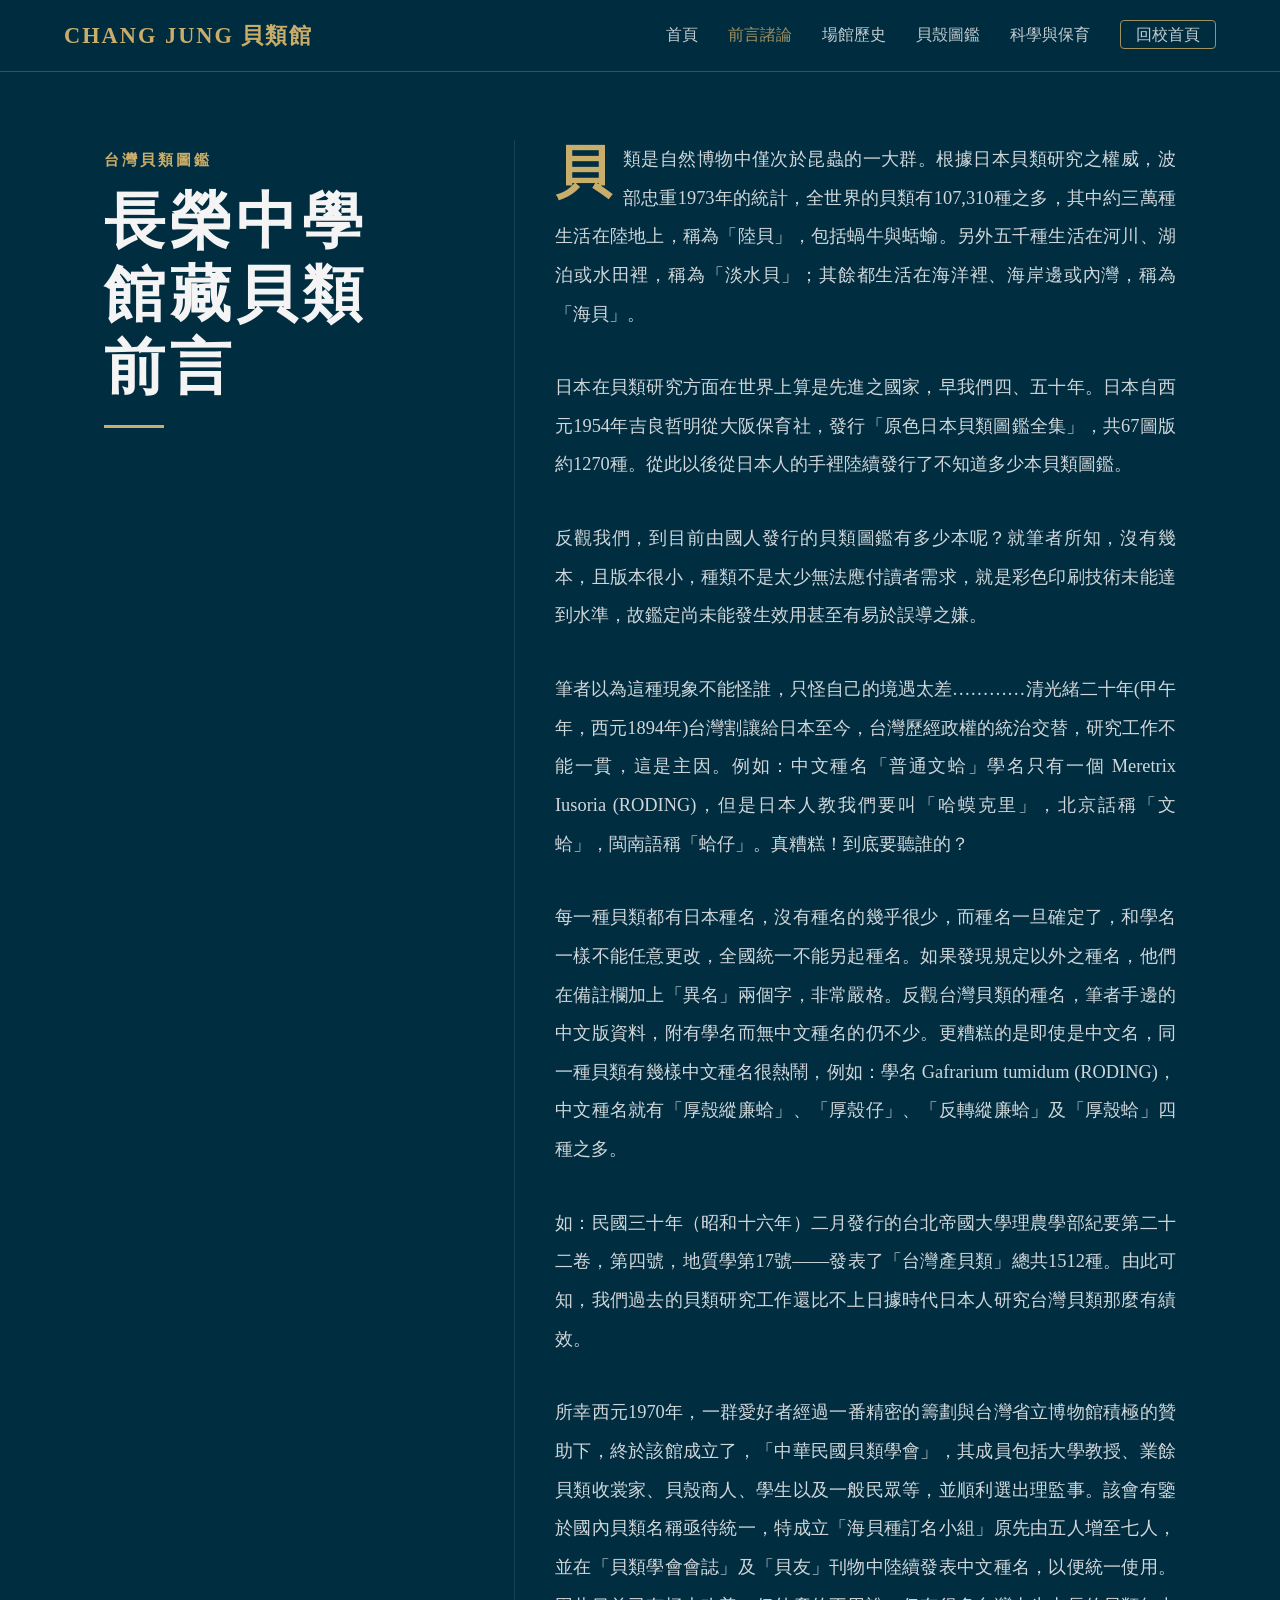
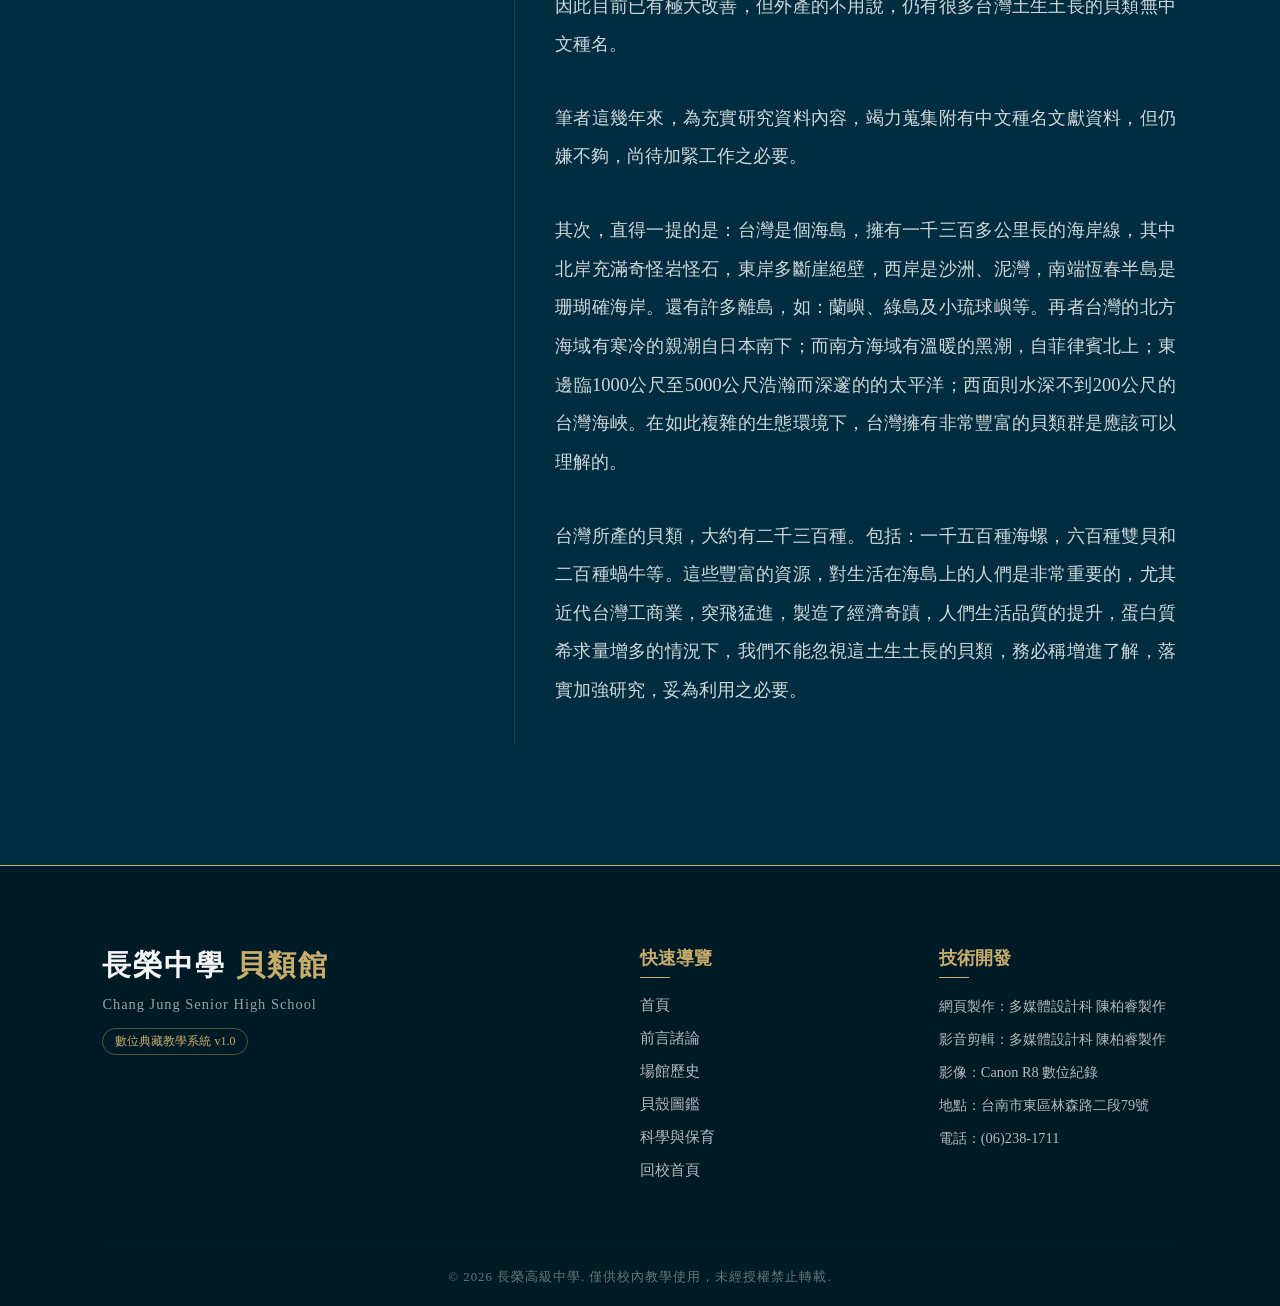
<file: about.html>
<!DOCTYPE html>
<html lang="zh-TW">
<head>
    <meta charset="UTF-8">
    <meta name="viewport" content="width=device-width, initial-scale=1.0">
    <title>前言諸論 | 長榮中學貝類館</title>
    <link rel="stylesheet" href="style.css">
    
    <style>
    </style>
</head>
<body>

    <nav>
        <a href="index.html" class="logo">CHANG JUNG 貝類館</a>
        <div class="hamburger">
            <span class="bar"></span>
            <span class="bar"></span>
            <span class="bar"></span>
        </div>
        <ul class="nav-links">
            <li><a href="index.html">首頁</a></li>
            <li><a href="about.html" style="color: var(--accent-gold);">前言諸論</a></li>
            <li><a href="history.html">場館歷史</a></li>
            <li><a href="gallery.html">貝殼圖鑑</a></li>
            <li><a href="science.html">科學與保育</a></li>
            <li><a href="https://www.cjshs.tn.edu.tw/" target="_blank" class="btn-school">回校首頁</a></li>
        </ul>
    </nav>

    <main class="editorial-container">
        
        <aside class="editorial-header">
            <p class="tagline">台灣貝類圖鑑</p>
            <h1>長榮中學<br>館藏貝類<br>前言</h1>
            <div class="divider"></div>
        </aside>
        
        <article class="editorial-content">
            <p>貝類是自然博物中僅次於昆蟲的一大群。根據日本貝類研究之權威，波部忠重1973年的統計，全世界的貝類有107,310種之多，其中約三萬種生活在陸地上，稱為「陸貝」，包括蝸牛與蛞蝓。另外五千種生活在河川、湖泊或水田裡，稱為「淡水貝」；其餘都生活在海洋裡、海岸邊或內灣，稱為「海貝」。</p>
            
            <p>日本在貝類研究方面在世界上算是先進之國家，早我們四、五十年。日本自西元1954年吉良哲明從大阪保育社，發行「原色日本貝類圖鑑全集」，共67圖版約1270種。從此以後從日本人的手裡陸續發行了不知道多少本貝類圖鑑。</p>
            
            <p>反觀我們，到目前由國人發行的貝類圖鑑有多少本呢？就筆者所知，沒有幾本，且版本很小，種類不是太少無法應付讀者需求，就是彩色印刷技術未能達到水準，故鑑定尚未能發生效用甚至有易於誤導之嫌。</p>
            
            <p>筆者以為這種現象不能怪誰，只怪自己的境遇太差…………清光緒二十年(甲午年，西元1894年)台灣割讓給日本至今，台灣歷經政權的統治交替，研究工作不能一貫，這是主因。例如：中文種名「普通文蛤」學名只有一個 Meretrix Iusoria (RODING)，但是日本人教我們要叫「哈蟆克里」，北京話稱「文蛤」，閩南語稱「蛤仔」。真糟糕！到底要聽誰的？</p>

            <p>每一種貝類都有日本種名，沒有種名的幾乎很少，而種名一旦確定了，和學名一樣不能任意更改，全國統一不能另起種名。如果發現規定以外之種名，他們在備註欄加上「異名」兩個字，非常嚴格。反觀台灣貝類的種名，筆者手邊的中文版資料，附有學名而無中文種名的仍不少。更糟糕的是即使是中文名，同一種貝類有幾樣中文種名很熱鬧，例如：學名 Gafrarium tumidum (RODING)，中文種名就有「厚殼縱廉蛤」、「厚殼仔」、「反轉縱廉蛤」及「厚殼蛤」四種之多。</p>

            <p>如：民國三十年（昭和十六年）二月發行的台北帝國大學理農學部紀要第二十二卷，第四號，地質學第17號——發表了「台灣產貝類」總共1512種。由此可知，我們過去的貝類研究工作還比不上日據時代日本人研究台灣貝類那麼有績效。</p>

            <p>所幸西元1970年，一群愛好者經過一番精密的籌劃與台灣省立博物館積極的贊助下，終於該館成立了，「中華民國貝類學會」，其成員包括大學教授、業餘貝類收裳家、貝殼商人、學生以及一般民眾等，並順利選出理監事。該會有鑒於國內貝類名稱亟待統一，特成立「海貝種訂名小組」原先由五人增至七人，並在「貝類學會會誌」及「貝友」刊物中陸續發表中文種名，以便統一使用。因此目前已有極大改善，但外產的不用說，仍有很多台灣土生土長的貝類無中文種名。</p>

            <p>筆者這幾年來，為充實研究資料內容，竭力蒐集附有中文種名文獻資料，但仍嫌不夠，尚待加緊工作之必要。</p>

            <p>其次，直得一提的是：台灣是個海島，擁有一千三百多公里長的海岸線，其中北岸充滿奇怪岩怪石，東岸多斷崖絕壁，西岸是沙洲、泥灣，南端恆春半島是珊瑚確海岸。還有許多離島，如：蘭嶼、綠島及小琉球嶼等。再者台灣的北方海域有寒冷的親潮自日本南下；而南方海域有溫暖的黑潮，自菲律賓北上；東邊臨1000公尺至5000公尺浩瀚而深邃的的太平洋；西面則水深不到200公尺的台灣海峽。在如此複雜的生態環境下，台灣擁有非常豐富的貝類群是應該可以理解的。</p>

            <p>台灣所產的貝類，大約有二千三百種。包括：一千五百種海螺，六百種雙貝和二百種蝸牛等。這些豐富的資源，對生活在海島上的人們是非常重要的，尤其近代台灣工商業，突飛猛進，製造了經濟奇蹟，人們生活品質的提升，蛋白質希求量增多的情況下，我們不能忽視這土生土長的貝類，務必稱增進了解，落實加強研究，妥為利用之必要。</p>
        </article>

    </main>

    <footer class="museum-footer">
        <div class="footer-inner">
            <div class="footer-brand">
                <h2 class="footer-logo">長榮中學 <span>貝類館</span></h2>
                <p class="school-name">Chang Jung Senior High School</p>
                <p class="archive-tag">數位典藏教學系統 v1.0</p>
            </div>
            <div class="footer-nav">
                <h3>快速導覽</h3>
                <ul>
                    <li><a href="index.html">首頁</a></li>
                    <li><a href="about.html">前言諸論</a></li>
                    <li><a href="history.html">場館歷史</a></li>
                    <li><a href="gallery.html">貝殼圖鑑</a></li>
                    <li><a href="science.html">科學與保育</a></li>
                    <li><a href="https://www.cjshs.tn.edu.tw/" target="_blank">回校首頁</a></li>
                </ul>
            </div>
            <div class="footer-credit">
                <h3>技術開發</h3>
                <p>網頁製作：多媒體設計科 陳柏睿製作</p>
                <p>影音剪輯：多媒體設計科 陳柏睿製作</p>
                <p>影像：Canon R8 數位紀錄</p>
                <p>地點：台南市東區林森路二段79號</p>
                <p>電話：(06)238-1711</p>
            </div>
        </div>
        <div class="footer-copy">
            <p>&copy; 2026 長榮高級中學. 僅供校內教學使用，未經授權禁止轉載.</p>
        </div>
    </footer>

    <script>
        const hamburger = document.querySelector(".hamburger");
        const navLinks = document.querySelector(".nav-links");
        hamburger.addEventListener("click", () => {
            navLinks.classList.toggle("nav-active");
            hamburger.classList.toggle("toggle");
        });
    </script>
</body>
</html>
</file>
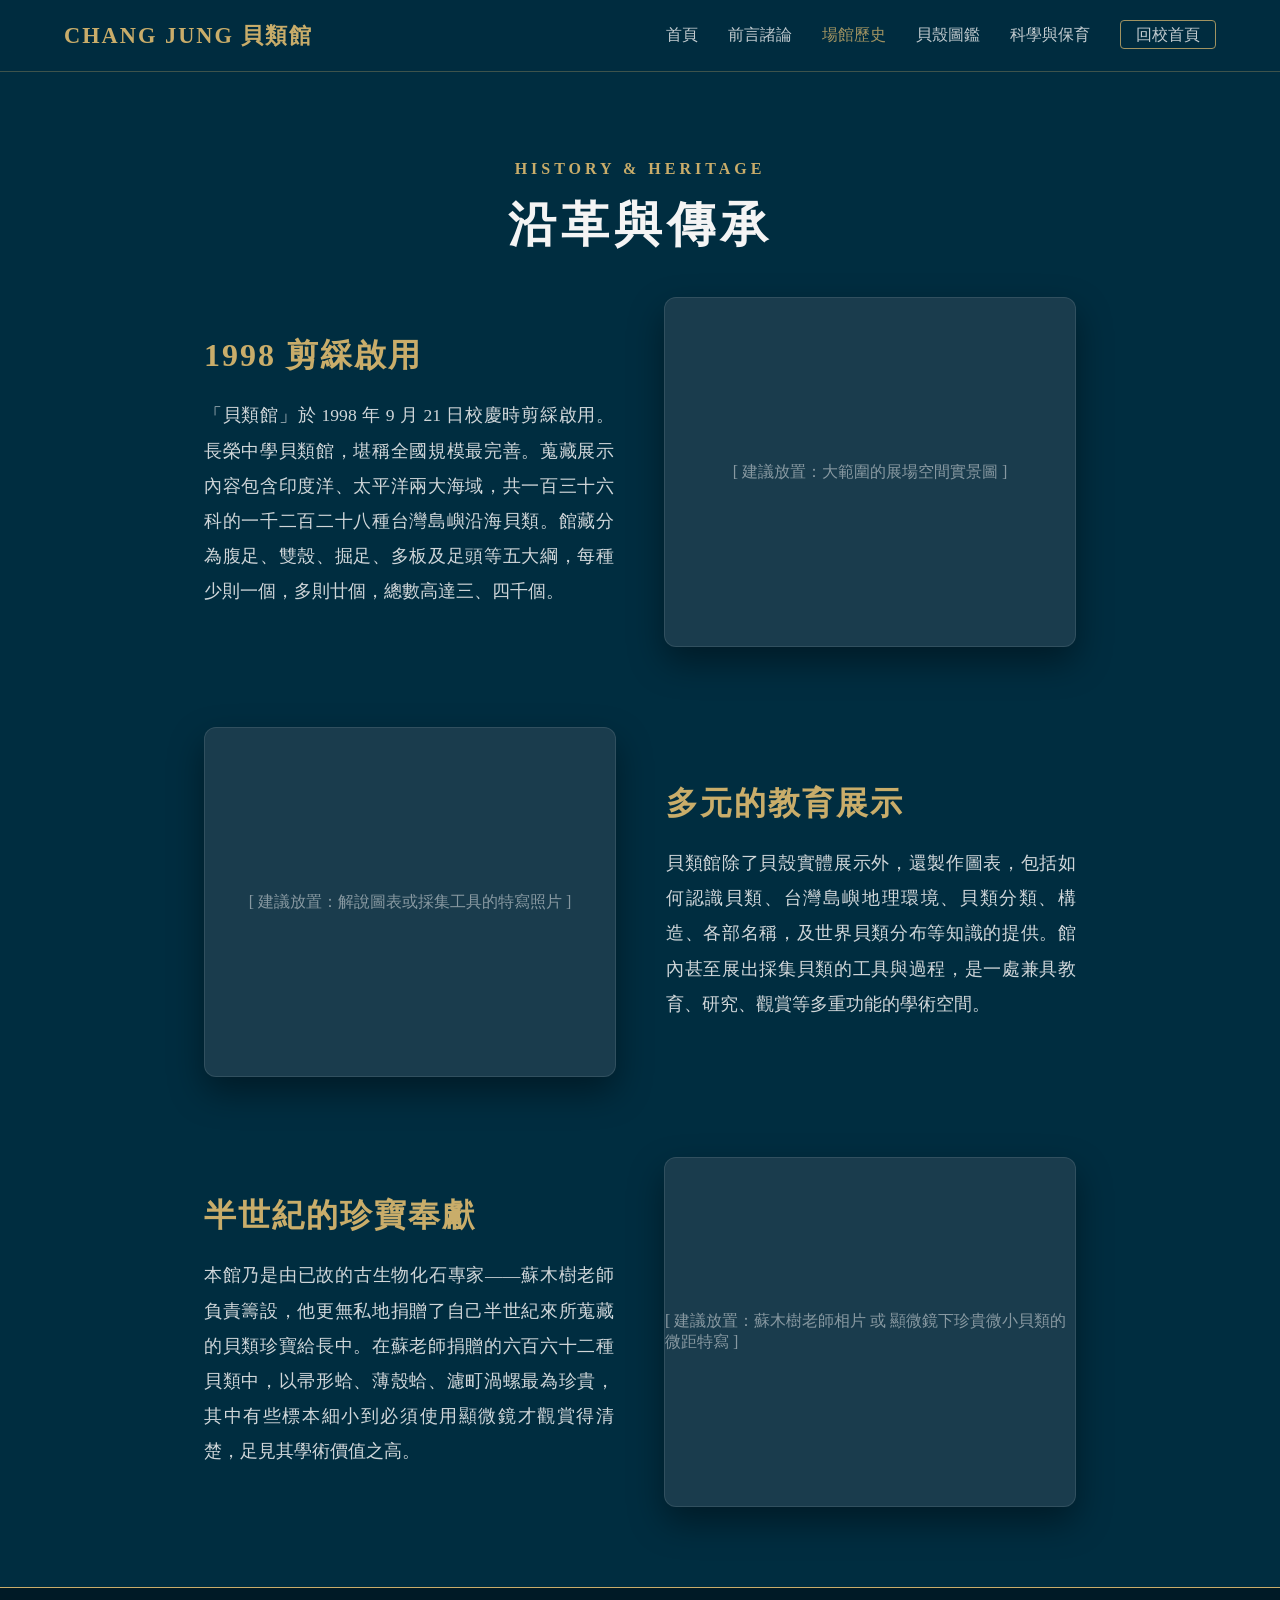
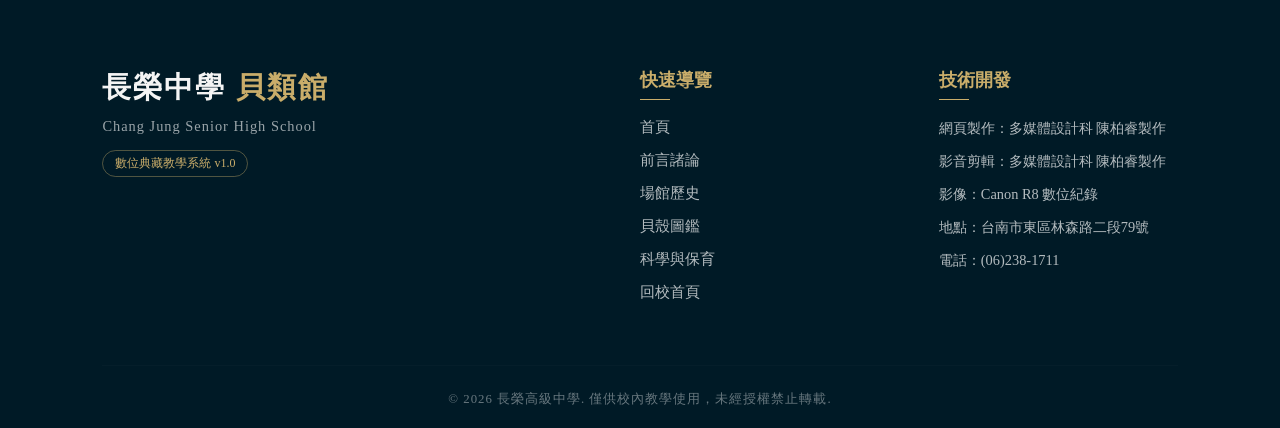
<file: history.html>
<!DOCTYPE html>
<html lang="zh-TW">
<head>
    <meta charset="UTF-8">
    <meta name="viewport" content="width=device-width, initial-scale=1.0">
    <title>場館歷史 | 長榮中學貝類館</title>
    <link rel="stylesheet" href="style.css">
    
    <style>
    </style>
</head>
<body>

    <nav>
        <a href="index.html" class="logo">CHANG JUNG 貝類館</a>
        <div class="hamburger">
            <span class="bar"></span>
            <span class="bar"></span>
            <span class="bar"></span>
        </div>
        <ul class="nav-links">
            <li><a href="index.html">首頁</a></li>
            <li><a href="about.html">前言諸論</a></li>
            <li><a href="history.html" style="color: var(--accent-gold);">場館歷史</a></li>
            <li><a href="gallery.html">貝殼圖鑑</a></li>
            <li><a href="science.html">科學與保育</a></li>
            <li><a href="https://www.cjshs.tn.edu.tw/" target="_blank" class="btn-school">回校首頁</a></li>
        </ul>
    </nav>

    <header class="history-header">
        <p class="tagline">HISTORY & HERITAGE</p>
        <h1>沿革與傳承</h1>
    </header>

    <main class="timeline-container">
        
        <div class="timeline-item">
            <div class="timeline-text">
                <h2>1998 剪綵啟用</h2>
                <p>「貝類館」於 1998 年 9 月 21 日校慶時剪綵啟用。長榮中學貝類館，堪稱全國規模最完善。蒐藏展示內容包含印度洋、太平洋兩大海域，共一百三十六科的一千二百二十八種台灣島嶼沿海貝類。館藏分為腹足、雙殼、掘足、多板及足頭等五大綱，每種少則一個，多則廿個，總數高達三、四千個。</p>
            </div>
            <div class="timeline-image placeholder">
                <p>[ 建議放置：大範圍的展場空間實景圖 ]</p>
            </div>
        </div>

        <div class="timeline-item">
            <div class="timeline-text">
                <h2>多元的教育展示</h2>
                <p>貝類館除了貝殼實體展示外，還製作圖表，包括如何認識貝類、台灣島嶼地理環境、貝類分類、構造、各部名稱，及世界貝類分布等知識的提供。館內甚至展出採集貝類的工具與過程，是一處兼具教育、研究、觀賞等多重功能的學術空間。</p>
            </div>
            <div class="timeline-image placeholder">
                <p>[ 建議放置：解說圖表或採集工具的特寫照片 ]</p>
            </div>
        </div>

        <div class="timeline-item">
            <div class="timeline-text">
                <h2>半世紀的珍寶奉獻</h2>
                <p>本館乃是由已故的古生物化石專家——蘇木樹老師負責籌設，他更無私地捐贈了自己半世紀來所蒐藏的貝類珍寶給長中。在蘇老師捐贈的六百六十二種貝類中，以帚形蛤、薄殼蛤、濾町渦螺最為珍貴，其中有些標本細小到必須使用顯微鏡才觀賞得清楚，足見其學術價值之高。</p>
            </div>
            <div class="timeline-image placeholder">
                <p>[ 建議放置：蘇木樹老師相片 或 顯微鏡下珍貴微小貝類的微距特寫 ]</p>
            </div>
        </div>

    </main>

    <footer class="museum-footer">
        <div class="footer-inner">
            <div class="footer-brand">
                <h2 class="footer-logo">長榮中學 <span>貝類館</span></h2>
                <p class="school-name">Chang Jung Senior High School</p>
                <p class="archive-tag">數位典藏教學系統 v1.0</p>
            </div>
            <div class="footer-nav">
                <h3>快速導覽</h3>
                <ul>
                    <li><a href="index.html">首頁</a></li>
                    <li><a href="about.html">前言諸論</a></li>
                    <li><a href="history.html">場館歷史</a></li>
                    <li><a href="gallery.html">貝殼圖鑑</a></li>
                    <li><a href="science.html">科學與保育</a></li>
                    <li><a href="https://www.cjshs.tn.edu.tw/" target="_blank">回校首頁</a></li>
                </ul>
            </div>
            <div class="footer-credit">
                <h3>技術開發</h3>
                <p>網頁製作：多媒體設計科 陳柏睿製作</p>
                <p>影音剪輯：多媒體設計科 陳柏睿製作</p>
                <p>影像：Canon R8 數位紀錄</p>
                <p>地點：台南市東區林森路二段79號</p>
                <p>電話：(06)238-1711</p>
            </div>
        </div>
        <div class="footer-copy">
            <p>&copy; 2026 長榮高級中學. 僅供校內教學使用，未經授權禁止轉載.</p>
        </div>
    </footer>

    <script>
        const hamburger = document.querySelector(".hamburger");
        const navLinks = document.querySelector(".nav-links");
        hamburger.addEventListener("click", () => {
            navLinks.classList.toggle("nav-active");
            hamburger.classList.toggle("toggle");
        });
    </script>
</body>
</html>
</file>
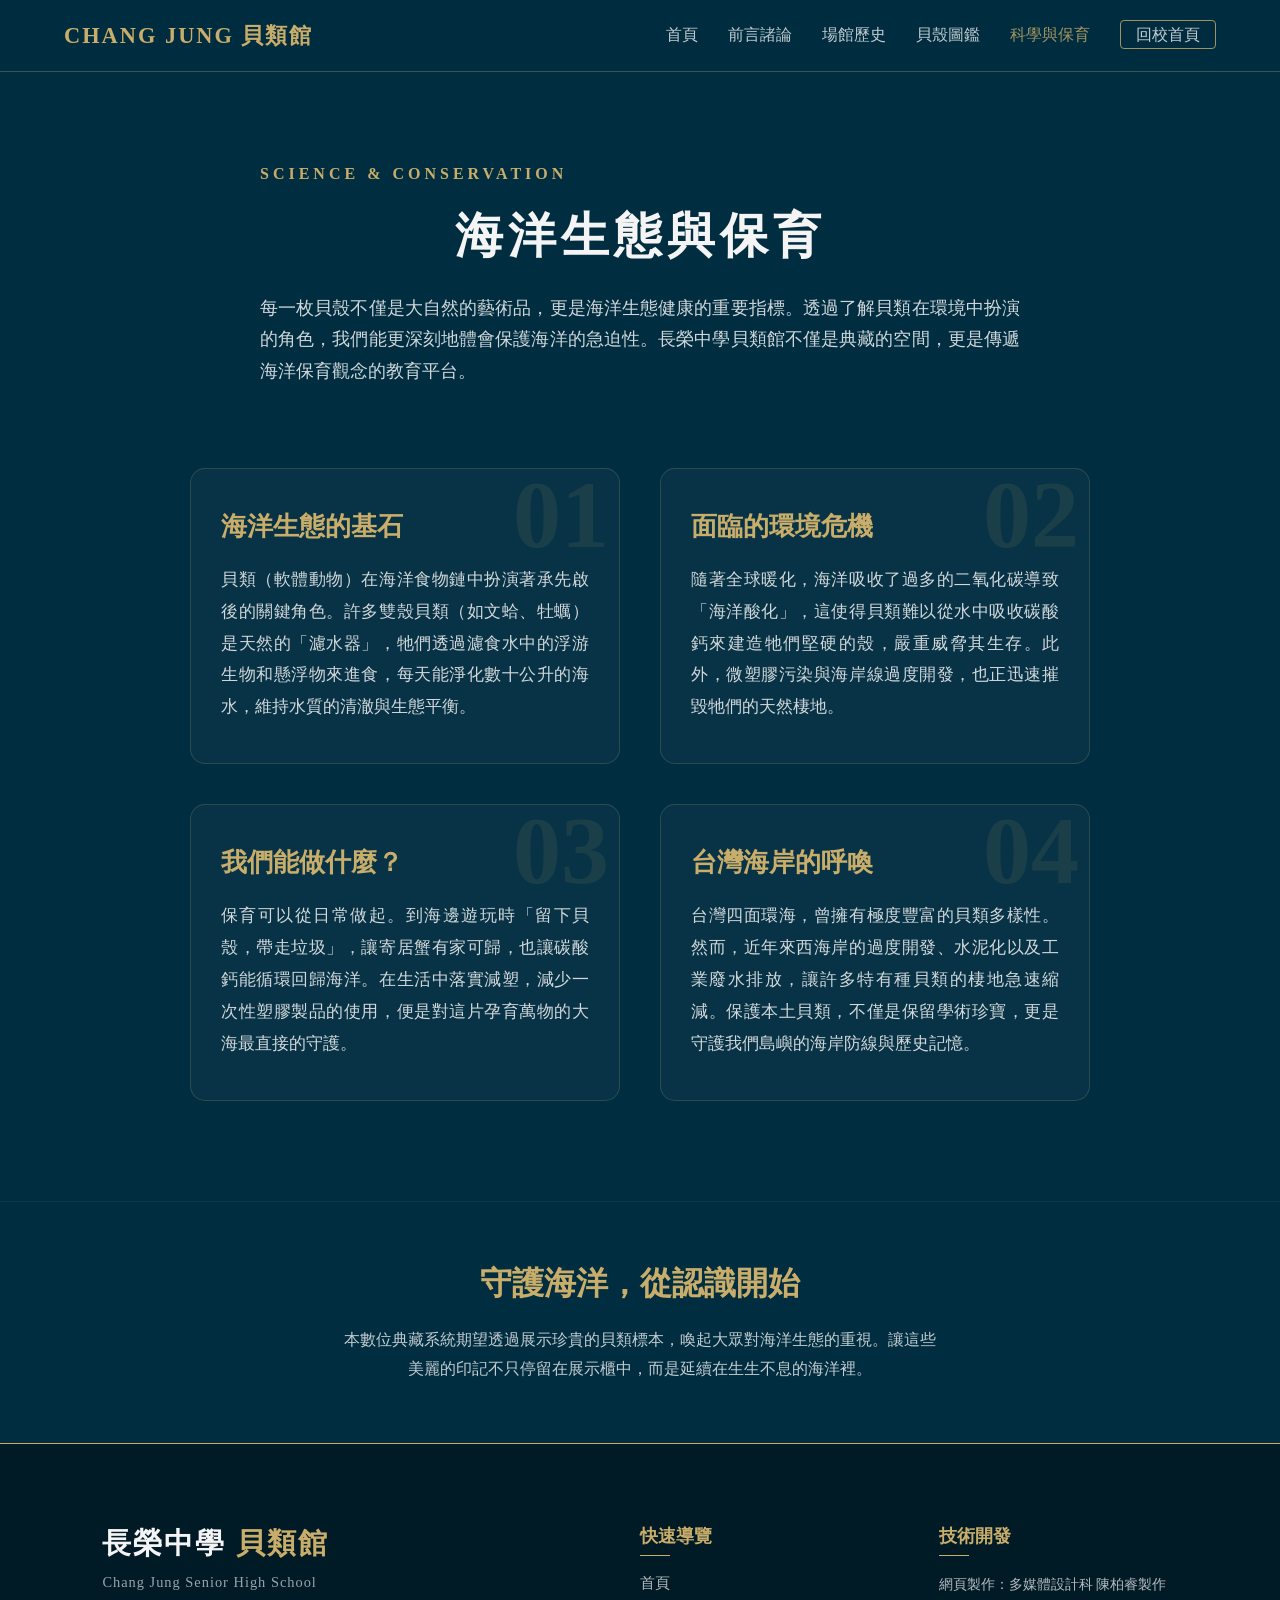
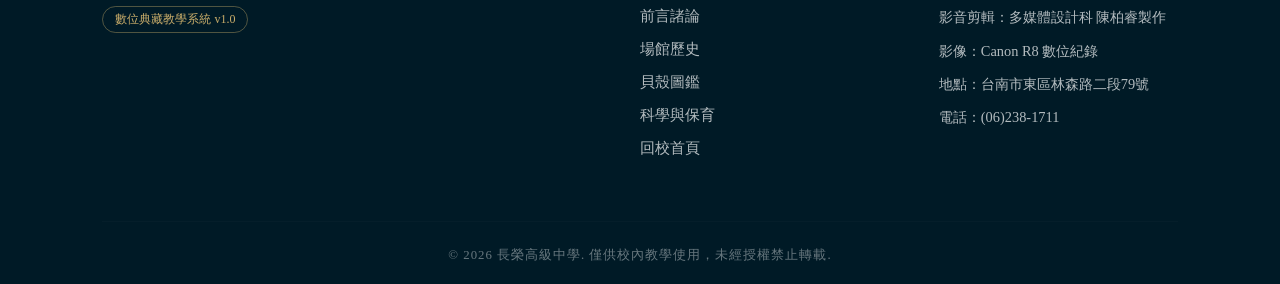
<file: science.html>
<!DOCTYPE html>
<html lang="zh-TW">
<head>
    <meta charset="UTF-8">
    <meta name="viewport" content="width=device-width, initial-scale=1.0">
    <title>科學與保育 | 長榮中學貝類館</title>
    <link rel="stylesheet" href="style.css">
    
    <style></style>
</head>
<body>

    <nav>
        <a href="index.html" class="logo">CHANG JUNG 貝類館</a>
        <div class="hamburger">
            <span class="bar"></span>
            <span class="bar"></span>
            <span class="bar"></span>
        </div>
        <ul class="nav-links">
            <li><a href="index.html">首頁</a></li>
            <li><a href="about.html">前言諸論</a></li>
            <li><a href="history.html">場館歷史</a></li>
            <li><a href="gallery.html">貝殼圖鑑</a></li>
            <li><a href="science.html" style="color: var(--accent-gold);">科學與保育</a></li>
            <li><a href="https://www.cjshs.tn.edu.tw/" target="_blank" class="btn-school">回校首頁</a></li>
        </ul>
    </nav>

    <header class="science-header">
        <p class="tagline">SCIENCE & CONSERVATION</p>
        <h1>海洋生態與保育</h1>
        <p>每一枚貝殼不僅是大自然的藝術品，更是海洋生態健康的重要指標。透過了解貝類在環境中扮演的角色，我們能更深刻地體會保護海洋的急迫性。長榮中學貝類館不僅是典藏的空間，更是傳遞海洋保育觀念的教育平台。</p>
    </header>

    <main class="cards-container">
        
        <div class="science-card">
            <div class="card-number">01</div>
            <h3>海洋生態的基石</h3>
            <p>貝類（軟體動物）在海洋食物鏈中扮演著承先啟後的關鍵角色。許多雙殼貝類（如文蛤、牡蠣）是天然的「濾水器」，牠們透過濾食水中的浮游生物和懸浮物來進食，每天能淨化數十公升的海水，維持水質的清澈與生態平衡。</p>
        </div>

        <div class="science-card">
            <div class="card-number">02</div>
            <h3>面臨的環境危機</h3>
            <p>隨著全球暖化，海洋吸收了過多的二氧化碳導致「海洋酸化」，這使得貝類難以從水中吸收碳酸鈣來建造牠們堅硬的殼，嚴重威脅其生存。此外，微塑膠污染與海岸線過度開發，也正迅速摧毀牠們的天然棲地。</p>
        </div>

        <div class="science-card">
            <div class="card-number">03</div>
            <h3>我們能做什麼？</h3>
            <p>保育可以從日常做起。到海邊遊玩時「留下貝殼，帶走垃圾」，讓寄居蟹有家可歸，也讓碳酸鈣能循環回歸海洋。在生活中落實減塑，減少一次性塑膠製品的使用，便是對這片孕育萬物的大海最直接的守護。</p>
        </div>

        <div class="science-card">
            <div class="card-number">04</div>
            <h3>台灣海岸的呼喚</h3>
            <p>台灣四面環海，曾擁有極度豐富的貝類多樣性。然而，近年來西海岸的過度開發、水泥化以及工業廢水排放，讓許多特有種貝類的棲地急速縮減。保護本土貝類，不僅是保留學術珍寶，更是守護我們島嶼的海岸防線與歷史記憶。</p>
        </div>

    </main>

    <section class="cta-section">
        <h2>守護海洋，從認識開始</h2>
        <p style="color: rgba(244,244,244,0.8); max-width: 600px; margin: 0 auto; line-height: 1.8;">
            本數位典藏系統期望透過展示珍貴的貝類標本，喚起大眾對海洋生態的重視。讓這些美麗的印記不只停留在展示櫃中，而是延續在生生不息的海洋裡。
        </p>
    </section>

    <footer class="museum-footer">
        <div class="footer-inner">
            <div class="footer-brand">
                <h2 class="footer-logo">長榮中學 <span>貝類館</span></h2>
                <p class="school-name">Chang Jung Senior High School</p>
                <p class="archive-tag">數位典藏教學系統 v1.0</p>
            </div>
            <div class="footer-nav">
                <h3>快速導覽</h3>
                <ul>
                    <li><a href="index.html">首頁</a></li>
                    <li><a href="about.html">前言諸論</a></li>
                    <li><a href="history.html">場館歷史</a></li>
                    <li><a href="gallery.html">貝殼圖鑑</a></li>
                    <li><a href="science.html">科學與保育</a></li>
                    <li><a href="https://www.cjshs.tn.edu.tw/" target="_blank">回校首頁</a></li>
                </ul>
            </div>
            <div class="footer-credit">
                <h3>技術開發</h3>
                <p>網頁製作：多媒體設計科 陳柏睿製作</p>
                <p>影音剪輯：多媒體設計科 陳柏睿製作</p>
                <p>影像：Canon R8 數位紀錄</p>
                <p>地點：台南市東區林森路二段79號</p>
                <p>電話：(06)238-1711</p>
            </div>
        </div>
        <div class="footer-copy">
            <p>&copy; 2026 長榮高級中學. 僅供校內教學使用，未經授權禁止轉載.</p>
        </div>
    </footer>

    <script>
        const hamburger = document.querySelector(".hamburger");
        const navLinks = document.querySelector(".nav-links");
        hamburger.addEventListener("click", () => {
            navLinks.classList.toggle("nav-active");
            hamburger.classList.toggle("toggle");
        });
    </script>
</body>
</html>
</file>
<file: style.css>
/* ==============================
   1. 全域變數與基本重設
   ============================== */
:root {
    --evergreen-dark: #002d40;
    --accent-gold: #c9ad6a;
    --text-light: #f4f4f4;
    --glass-bg: rgba(0, 45, 64, 0.85);
}

* { 
    margin: 0; 
    padding: 0; 
    box-sizing: border-box; 
    font-family: "Noto Serif TC", serif; 
}

body { 
    background-color: var(--evergreen-dark); 
    color: var(--text-light); 
    overflow-x: hidden; 
}

/* ==============================
   2. 導覽列 (Navbar)
   ============================== */
nav {
    position: fixed; top: 0; width: 100%; display: flex; justify-content: space-between;
    align-items: center; padding: 20px 5%; background: var(--glass-bg);
    backdrop-filter: blur(10px); z-index: 1000; border-bottom: 1px solid rgba(201, 173, 106, 0.3);
}
.logo { 
    font-size: 1.4rem; font-weight: bold; letter-spacing: 2px; color: var(--accent-gold); 
    text-decoration: none;
}
.nav-links { display: flex; list-style: none; }
.nav-links li { margin-left: 30px; }
.nav-links a { text-decoration: none; color: var(--text-light); font-size: 1rem; transition: 0.3s; opacity: 0.8; }
.nav-links a:hover { opacity: 1; color: var(--accent-gold); }
.btn-school { border: 1px solid var(--accent-gold); padding: 5px 15px; border-radius: 4px; }

/* 漢堡按鈕 (電腦版預設隱藏) */
.hamburger { display: none; cursor: pointer; z-index: 1001; }
.hamburger .bar {
    display: block; width: 25px; height: 3px; margin: 5px auto;
    transition: all 0.3s ease-in-out; background-color: var(--accent-gold);
}

/* ==============================
   3. 首頁主視覺區 (Hero Section) 
   ============================== */
.hero {
    height: 100vh; display: flex; align-items: center; justify-content: center; text-align: center;
    background: linear-gradient(rgba(0, 45, 64, 0.75), rgba(0, 18, 25, 0.85)), 
                url('images/beta.JPG') center/cover no-repeat;
}
.hero-content h1 { font-size: 4rem; letter-spacing: 8px; margin-bottom: 10px; text-shadow: 2px 2px 10px rgba(0,0,0,0.5); }
.hero-content p { font-size: 1.2rem; letter-spacing: 3px; margin-bottom: 30px; color: var(--accent-gold); }

/* ==============================
   4. 簡介區塊 (Intro Section)
   ============================== */
.intro-section { padding: 80px 10%; display: grid; grid-template-columns: 1fr 1fr; gap: 50px; align-items: center; min-height: 50vh;}
.intro-text h2 { font-size: 2rem; color: var(--accent-gold); margin-bottom: 20px; }
.intro-text p { line-height: 1.8; opacity: 0.9; }
/* 電腦版圖片區塊設計 */
.intro-image {
    background: #1a3c4d; 
    height: 350px; 
    border-radius: 12px; 
    display: flex; 
    align-items: center; 
    justify-content: center;
    overflow: hidden; /* 未來放照片才不會超出圓角 */
    box-shadow: 0 10px 30px rgba(0,0,0,0.3);
}
.intro-image p {
    opacity: 0.5;
    font-size: 0.9rem;
}

/* ==============================
   5. 頁尾專屬樣式 (Footer)
   ============================== */
.museum-footer {
    background-color: #001a26; color: #ffffff; padding: 80px 8% 20px;
    border-top: 1px solid #c9ad6a; margin-top: auto;
}
.footer-inner { max-width: 1200px; margin: 0 auto; display: grid; grid-template-columns: 2fr 1fr 1fr; gap: 60px; margin-bottom: 50px; }
.footer-brand .footer-logo { font-size: 1.8rem; letter-spacing: 2px; color: #f4f4f4; margin-bottom: 10px; }
.footer-brand .footer-logo span { color: #c9ad6a; }
.school-name { font-size: 0.9rem; letter-spacing: 1px; opacity: 0.6; margin-bottom: 15px; }
.archive-tag { display: inline-block; font-size: 0.75rem; padding: 4px 12px; border: 1px solid rgba(201, 173, 106, 0.4); border-radius: 20px; color: #c9ad6a; }

.footer-nav h3, .footer-credit h3 { font-size: 1.1rem; color: #c9ad6a; margin-bottom: 25px; position: relative; }
.footer-nav h3::after, .footer-credit h3::after { content: ''; position: absolute; left: 0; bottom: -8px; width: 30px; height: 1px; background-color: #c9ad6a; }
.footer-nav ul { list-style: none; padding: 0; }
.footer-nav li { margin-bottom: 12px; }
.footer-nav a { text-decoration: none; color: #fff; opacity: 0.7; transition: 0.3s ease; font-size: 0.95rem; }
.footer-nav a:hover { opacity: 1; color: #c9ad6a; padding-left: 8px; }

.footer-credit p { font-size: 0.9rem; opacity: 0.7; margin-bottom: 10px; line-height: 1.6; }
.footer-copy { text-align: center; border-top: 1px solid rgba(255, 255, 255, 0.05); padding-top: 25px; font-size: 0.8rem; opacity: 0.4; letter-spacing: 1px; }

/* ==============================
   6. 手機版適應 (RWD) - 斷點 768px
   ============================== */
@media (max-width: 768px) {
    /* 漢堡按鈕顯示，並修改選單樣式 */
    .hamburger { display: block; }
    .nav-links {
        position: fixed; right: -100%; top: 70px; flex-direction: column;
        background: var(--glass-bg); backdrop-filter: blur(15px); width: 100%;
        text-align: center; transition: 0.4s ease-in-out; box-shadow: 0 10px 20px rgba(0,0,0,0.5); padding: 30px 0;
    }
    .nav-links.nav-active { right: 0; }
    .nav-links li { margin: 25px 0; }
    
    /* 漢堡變 X 動畫 */
    .hamburger.toggle .bar:nth-child(1) { transform: translateY(8px) rotate(45deg); }
    .hamburger.toggle .bar:nth-child(2) { opacity: 0; }
    .hamburger.toggle .bar:nth-child(3) { transform: translateY(-8px) rotate(-45deg); }

    /* 首頁實景圖：加高版面，讓視覺更飽滿大氣 */
    .hero {
        /* 取消之前的 aspect-ratio，改用 60vh 讓它佔據手機螢幕 60% 的高度 */
        height: 60vh; 
        
        /* 使用 center/cover 讓照片以中心為基準，完美填滿這個舒服的高度 */
        background: linear-gradient(rgba(0, 45, 64, 0.75), rgba(0, 18, 25, 0.85)), 
                    url('images/beta.JPG') center/cover no-repeat;
        
        align-items: center; 
        padding-top: 60px; /* 稍微往下推，避開上方的導覽列 */
    }
    
    /* 因為照片變小了，手機版的標題字也要稍微縮小才放得進去 */
    .hero-content h1 { font-size: 1.8rem; letter-spacing: 2px; margin-bottom: 10px; }
    .hero-content p { font-size: 0.9rem; }
    .hero-content h1 { font-size: 2.2rem; letter-spacing: 3px; margin-bottom: 15px; }
    .hero-content p { font-size: 1rem; }
    
    /* 內容區塊改為單欄 */
    /* 手機版簡介區塊：強制圖片在上、文字在下 */
    .intro-section { 
        display: flex; /* 改用 Flexbox 方便控制上下順序 */
        flex-direction: column; 
        gap: 30px;
        padding: 60px 8%;
    }
    .intro-image {
        width: 100%;
        height: 250px; /* 手機版照片高度稍微縮小 */
        order: -1; /* ✨魔法指令：不管 HTML 順序為何，強制把圖片排在最前面(最上面)！ */
    }
    .intro-text {
        text-align: center; /* 手機版文字置中閱讀體驗會更好 */
    }
    .footer-inner { grid-template-columns: 1fr; text-align: center; gap: 40px; }
    .footer-nav h3::after, .footer-credit h3::after { left: 50%; transform: translateX(-50%); }
}
/* 讓圖片完美填滿圓角框，並加上滑鼠懸停動畫 */
.intro-image img {
    width: 100%;
    height: 100%;
    object-fit: cover; /* 這個魔法會讓照片自動按比例填滿，不會被拉扁變形 */
    transition: transform 0.5s ease; /* 動畫過渡時間 */
}

/* 滑鼠移上去時，照片會微微放大 */
.intro-image:hover img {
    transform: scale(1.05);
}
/* ==============================
           專屬 about.html 的文章閱讀排版
           ============================== */
        
        
        .article-container {
            max-width: 800px;
            margin: 0 auto 60px;
            padding: 50px 60px;
            background: var(--glass-bg);
            border-radius: 12px;
            box-shadow: 0 10px 30px rgba(0,0,0,0.5);
            border: 1px solid rgba(201, 173, 106, 0.2);
        }

        .article-title {
            text-align: center;
            margin-bottom: 40px;
            border-bottom: 1px solid rgba(201, 173, 106, 0.3);
            padding-bottom: 20px;
        }

        .article-title span {
            display: block;
            color: var(--accent-gold);
            font-size: 1rem;
            letter-spacing: 3px;
            margin-bottom: 10px;
        }

        .article-title h1 {
            font-size: 2.5rem;
            letter-spacing: 5px;
        }

        .article-content p {
            font-size: 1.1rem;
            line-height: 2.2;
            margin-bottom: 25px;
            text-align: justify; /* 左右對齊，看起來更像出版品 */
            opacity: 0.9;
            text-indent: 2em; /* 每一段首行自動縮排 */
        }

        /* 手機版適應 */
        @media (max-width: 768px) {
            .article-container { margin: 20px; padding: 30px 20px; }
            .article-title h1 { font-size: 2rem; }
            .article-content p { font-size: 1rem; }
        }
                /* ==============================
           全新 about.html：現代雙欄藝廊排版
           ============================== */
        body { 
            background-color: var(--evergreen-dark);
            padding-top: 100px; /* 避開導覽列 */
        }
        
        .editorial-container {
            max-width: 1200px;
            margin: 0 auto 80px;
            padding: 40px 5%;
            display: flex;
            align-items: flex-start; /* 讓左邊可以固定在頂部 */
            gap: 60px;
        }

        /* 左側：固定標題區 */
        .editorial-header {
            flex: 0 0 350px; /* 左邊寬度固定 */
            position: sticky;
            top: 150px; /* 往下滑時，標題會停留在距離頂部 150px 的位置 */
        }

        .editorial-header .tagline {
            color: var(--accent-gold);
            font-size: 0.95rem;
            letter-spacing: 3px;
            margin-bottom: 15px;
            font-weight: bold;
        }

        .editorial-header h1 {
            font-size: 3.8rem;
            letter-spacing: 5px;
            line-height: 1.2;
            color: var(--text-light);
            margin-bottom: 20px;
        }

        .editorial-header .divider {
            width: 60px;
            height: 3px;
            background: var(--accent-gold);
        }

        /* 右側：滾動文章區 */
        .editorial-content {
            flex: 1;
            padding-left: 40px;
            border-left: 1px solid rgba(255, 255, 255, 0.1); /* 中間加一條淡淡的分隔線 */
        }

        .editorial-content p {
            font-size: 1.15rem;
            line-height: 2.1;
            margin-bottom: 35px;
            text-align: justify;
            color: rgba(244, 244, 244, 0.85);
        }

        /* 魔法：第一段的第一個字放大 (首字放大) */
        .editorial-content p:first-of-type::first-letter {
            font-size: 3.5rem;
            float: left;
            margin-right: 12px;
            line-height: 1;
            color: var(--accent-gold);
            font-weight: bold;
            padding-top: 4px;
        }

        /* 手機版適應：變成上下排版 */
        @media (max-width: 768px) {
            .editorial-container { 
                flex-direction: column; 
                gap: 30px; 
                padding: 20px 8%; 
            }
            .editorial-header { 
                position: static; /* 取消手機版的固定效果 */
                flex: auto; 
                width: 100%; 
                padding-bottom: 20px;
                border-bottom: 1px solid rgba(255, 255, 255, 0.1);
            }
            .editorial-header h1 { font-size: 2.8rem; }
            .editorial-content { 
                padding-left: 0; 
                border-left: none; 
            }
        }
/* ==============================
           專屬 history.html 的時光迴廊排版
           ============================== */
        body { 
            background-color: var(--evergreen-dark);
            padding-top: 100px; /* 避開導覽列 */
        }

        .history-header {
            text-align: center;
            padding: 60px 20px 40px;
        }

        .history-header .tagline {
            color: var(--accent-gold);
            font-size: 1rem;
            letter-spacing: 4px;
            margin-bottom: 15px;
            font-weight: bold;
        }

        .history-header h1 {
            font-size: 3rem;
            letter-spacing: 5px;
            color: var(--text-light);
        }

        /* 時光迴廊容器 */
        .timeline-container {
            max-width: 1000px;
            margin: 0 auto 80px;
            padding: 0 5%;
        }

        /* 單一區塊設定 */
        .timeline-item {
            display: flex;
            align-items: center;
            gap: 50px;
            margin-bottom: 80px;
        }

        /* 讓偶數區塊反轉 (變成左圖右文) */
        .timeline-item:nth-child(even) {
            flex-direction: row-reverse;
        }

        .timeline-image {
            flex: 1;
            height: 350px;
            border-radius: 12px;
            overflow: hidden;
            box-shadow: 0 15px 35px rgba(0,0,0,0.4);
            border: 1px solid rgba(255, 255, 255, 0.1);
            position: relative;
        }

        /* 圖片填滿魔法 */
        .timeline-image img {
            width: 100%;
            height: 100%;
            object-fit: cover;
            transition: transform 0.6s ease;
        }

        .timeline-image:hover img {
            transform: scale(1.05);
        }

        /* 圖片預留區的底色 (如果還沒放照片的話) */
        .timeline-image.placeholder {
            background: #1a3c4d;
            display: flex;
            align-items: center;
            justify-content: center;
        }
        .timeline-image.placeholder p { opacity: 0.5; }

        .timeline-text {
            flex: 1;
        }

        .timeline-text h2 {
            font-size: 2rem;
            color: var(--accent-gold);
            margin-bottom: 20px;
            letter-spacing: 2px;
        }

        .timeline-text p {
            font-size: 1.1rem;
            line-height: 2;
            text-align: justify;
            color: rgba(244, 244, 244, 0.85);
        }

        /* 手機版適應：全部變成上圖下文 */
        @media (max-width: 768px) {
            .timeline-item, .timeline-item:nth-child(even) {
                flex-direction: column;
                gap: 25px;
                margin-bottom: 60px;
            }
            .timeline-image {
                width: 100%;
                height: 250px;
                order: -1; /* 強制圖片在上 */
            }
            .history-header h1 { font-size: 2.2rem; }
        }
         /* ==============================
           專屬 science.html 的懸浮卡片排版
           ============================== */
        body { 
            background-color: var(--evergreen-dark);
            padding-top: 100px;
        }

        .science-header {
            text-align: center;
            padding: 60px 20px 20px;
            max-width: 800px;
            margin: 0 auto;
        }

        .science-header .tagline {
            color: var(--accent-gold);
            font-size: 1rem;
            letter-spacing: 4px;
            margin-bottom: 15px;
            font-weight: bold;
        }

        .science-header h1 {
            font-size: 3rem;
            letter-spacing: 5px;
            color: var(--text-light);
            margin-bottom: 25px;
        }

        .science-header p {
            font-size: 1.1rem;
            line-height: 1.8;
            color: rgba(244, 244, 244, 0.85);
            text-align: justify;
        }

        /* 資訊卡片網格容器：完美的 2x2 矩陣 */
        .cards-container {
            max-width: 900px; /* 稍微縮小總寬度，讓 2x2 看起來更精緻緊湊 */
            margin: 60px auto 100px;
            display: grid;
            grid-template-columns: repeat(2, 1fr); /* 強制在電腦版分成相等的兩大行 */
            gap: 40px;
        }

        /* 確保手機版時，乖乖變回直排 1 行 */
        @media (max-width: 768px) {
            .cards-container { 
                grid-template-columns: 1fr; 
                gap: 25px; 
                margin-top: 40px; 
            }
        }

        /* 單一卡片設計 */
        .science-card {
            background: rgba(255, 255, 255, 0.03);
            border: 1px solid rgba(201, 173, 106, 0.2);
            border-radius: 15px;
            padding: 40px 30px;
            transition: all 0.4s ease;
            position: relative;
            overflow: hidden;
        }

        /* 卡片懸停特效：微微上浮 + 邊框發光 */
        .science-card:hover {
            transform: translateY(-10px);
            background: rgba(255, 255, 255, 0.06);
            border-color: rgba(201, 173, 106, 0.6);
            box-shadow: 0 15px 30px rgba(0,0,0,0.4);
        }

        /* 卡片內的裝飾性數字 */
        .card-number {
            position: absolute;
            top: -10px;
            right: 10px;
            font-size: 6rem;
            font-weight: bold;
            color: rgba(201, 173, 106, 0.1); /* 非常淡的金色作為背景浮水印 */
            z-index: 0;
            user-select: none;
        }

        .science-card h3 {
            font-size: 1.6rem;
            color: var(--accent-gold);
            margin-bottom: 20px;
            position: relative;
            z-index: 1;
        }

        .science-card p {
            font-size: 1.05rem;
            line-height: 1.9;
            color: rgba(244, 244, 244, 0.85);
            text-align: justify;
            position: relative;
            z-index: 1;
        }

        /* 呼籲行動區塊 (Call to Action) */
        .cta-section {
            text-align: center;
            padding: 60px 20px;
            background: linear-gradient(to top, rgba(0, 45, 64, 1), rgba(0, 18, 25, 0));
            border-top: 1px solid rgba(255, 255, 255, 0.05);
        }

        .cta-section h2 {
            font-size: 2rem;
            color: var(--accent-gold);
            margin-bottom: 20px;
        }

        @media (max-width: 768px) {
            .science-header h1 { font-size: 2.2rem; }
            .cards-container { gap: 25px; margin-top: 40px; }
            .science-card { padding: 30px 20px; }
        }
 /* 圖鑑區塊樣式 */
.gallery-section { padding: 10px 5%; background: rgba; }
.gallery-header { text-align: center; margin-bottom: 50px; }

.filter-buttons { display: flex; justify-content: center; gap: 15px; margin-top: 30px; flex-wrap: wrap; }
.filter-btn {
    background: transparent; border: 1px solid var(--accent-gold); color: var(--accent-gold);
    padding: 10px 25px; cursor: pointer; border-radius: 50px; transition: 0.3s;
}
.filter-btn.active, .filter-btn:hover { background: var(--accent-gold); color: #fff; }

/* 電腦版：固定 4 欄排版 */
.shell-grid {
    display: grid;
    grid-template-columns: repeat(4, 1fr); /* 強制設定為 4 欄，每欄平分空間 */
    gap: 30px;
    margin-top: 40px;
}

/* 手機版：偵測螢幕寬度並切換為 2 欄排版 */
@media (max-width: 768px) {
    .shell-grid {
        grid-template-columns: repeat(2, 1fr); /* 手機版強制設定為 2 欄 */
        gap: 15px; /* 手機螢幕較窄，縮小間距能讓卡片更精緻 */
    }
    
    /* 稍微縮小手機版卡片的內距與字體，避免畫面太擁擠 */
    .shell-info {
        padding: 15px;
    }
    .shell-info h3 {
        font-size: 1rem;
    }
    .scientific-name {
        font-size: 0.75rem;
    }
}
/* 1. 標本圖片容器：強制正方形，並隱藏超出的部分 */
.shell-img { 
    width: 100%; 
    aspect-ratio: 1 / 1; 
    background: #1a3c4d; 
    overflow: hidden; /* 關鍵：這樣圖片放大時才不會跑出圓角框框外 */
    position: relative;
}

/* 2. 照片本身：完美填滿、不變形，並加上動畫過渡效果 */
.shell-img img {
    width: 100%;
    height: 100%;
    object-fit: cover; /* 這個魔法指令保證照片絕不變形 */
    transition: transform 0.6s ease; /* 滑鼠懸停動畫的時間 */
}

/* 3. 滑鼠懸停特效：當滑鼠移到整張卡片上時，照片微微放大 */
.shell-card:hover .shell-img img {
    transform: scale(1.08); /* 放大到 108% */
}

/* 網格系統：電腦版 4 欄 */
.shell-grid {
    display: grid;
    grid-template-columns: repeat(4, 1fr);
    gap: 30px;
    margin-top: 40px;
}

/* 過濾時的淡入動畫 */
@keyframes fadeIn {
    from { opacity: 0; transform: translateY(10px); }
    to { opacity: 1; transform: translateY(0); }
}

/* 手機與平板版：螢幕寬度小於 768px 時觸發 */
@media (max-width: 768px) {
    .shell-grid {
        grid-template-columns: repeat(2, 1fr); /* 關鍵：手機版 2 欄 */
        gap: 15px; /* 手機間距縮小，畫面更緊湊 */
        padding: 0 10px;
    }

    /* 手機版文字稍微縮小，避免卡片塞不下長名稱 */
    .shell-info h3 {
        font-size: 1rem;
    }
    .scientific-name {
        font-size: 0.8rem;
    }
    
    /* 調整分類按鈕在手機上的間距 */
    .filter-buttons {
        gap: 8px;
    }
    .filter-btn {
        padding: 8px 12px;
        font-size: 0.85rem;
    }
}
</file>
